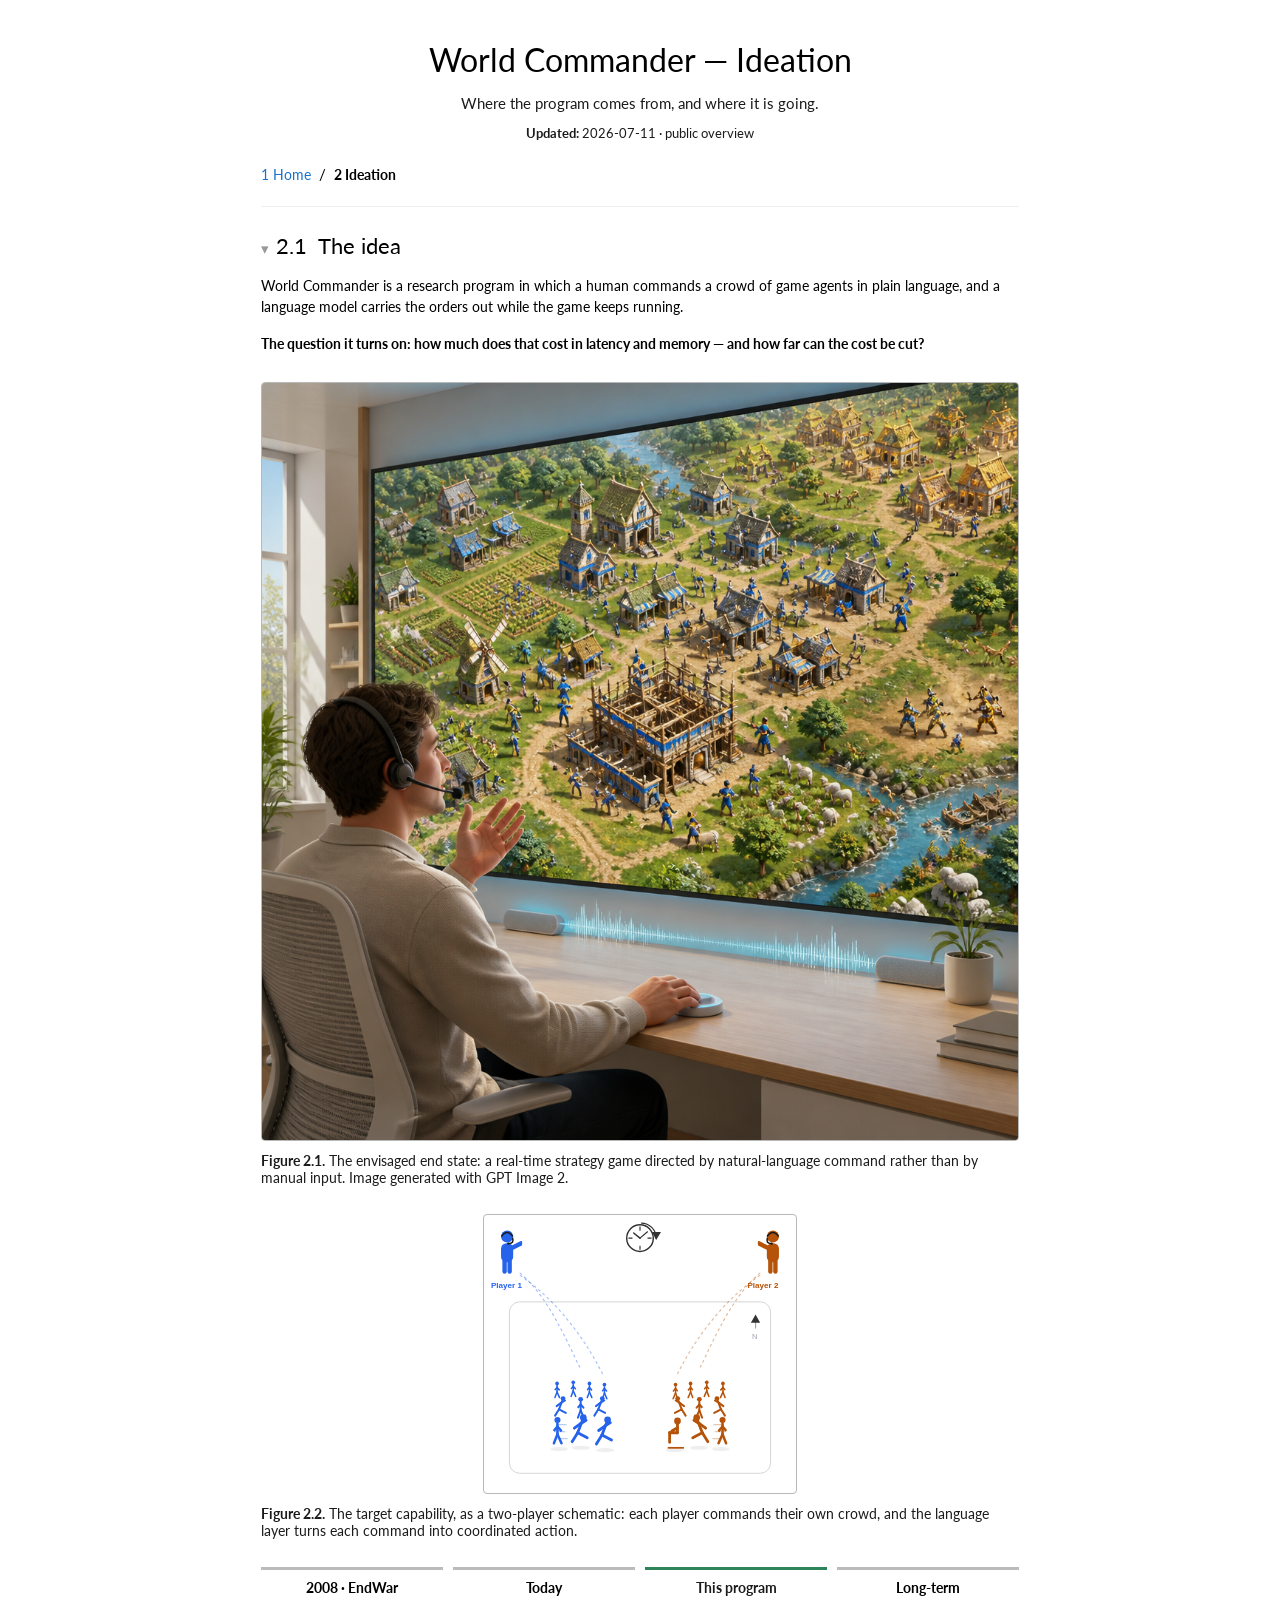
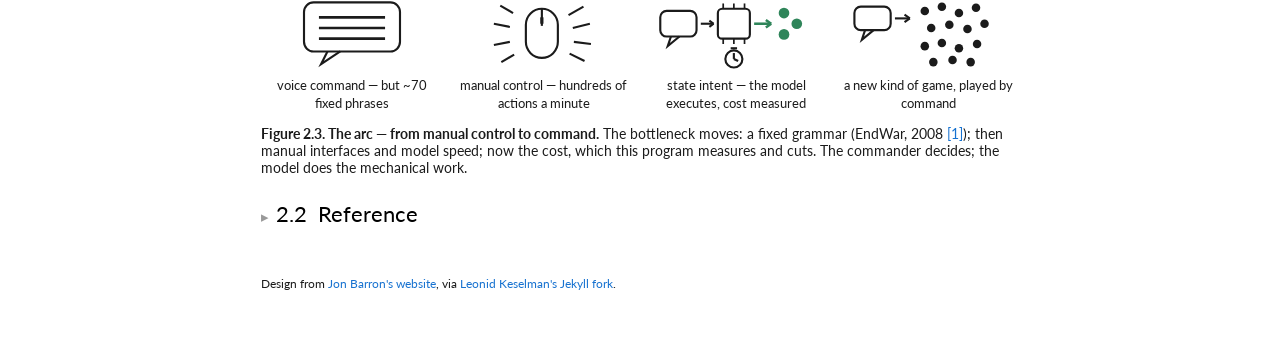
<file: ideation.html>
<!DOCTYPE html>
<html lang="en">
<head>
<meta charset="UTF-8">
<meta name="viewport" content="width=device-width, initial-scale=1">
<meta name="robots" content="noindex, nofollow">
<meta name="googlebot" content="noindex, nofollow">
<title>World Commander — Ideation</title>
<link rel="stylesheet" href="style.css?v=4">
<link href="https://fonts.googleapis.com/css?family=Lato:400,700,400italic,700italic" rel="stylesheet">
<style>
  /* page-specific styles (generic base in style.css) */
:root { --ink:#1b1b1b; --muted:#1b1b1b; --link:#1772d0; --rule:#b8b8b8; }
* { box-sizing: border-box; }
html { -webkit-text-size-adjust: 100%; }
section.abstract { margin: 0 0 26px; padding: 0 9%; }
section.abstract .abs-h { text-align:center; font-weight:bold; font-size:1.15rem; margin:0 0 7px; }
section.abstract p { font-size:0.96rem; margin:0; text-align: justify; hyphens: auto; }
figure { margin: 28px 0; text-align:center; }
figure img { max-width:100%; height:auto; display:inline-block; border:1px solid var(--rule); border-radius:4px; }
figcaption { font-size:0.9rem; color:var(--muted); margin-top:8px; text-align:left; }
figcaption .credit { color: var(--muted); }
p { margin: 0 0 16px; }
.wrap > p { text-align: justify; hyphens: auto; }
a { color: var(--link); }
a.cite { text-decoration:none; }
a.cite:hover { text-decoration:underline; }
section.refs ol { list-style:none; padding-left:0; margin:0; font-size:0.92rem; line-height:1.5; }
section.refs li { margin:0 0 9px; padding-left: 2.6em; text-indent:-2.6em; }
@media (max-width: 540px){ body{font-size:17px;} .wrap{padding:30px 16px 70px;} }
</style>
</head>
<body>
<div class="wrap">

<header class="mast">
  <h1>World Commander &mdash; Ideation</h1>
  <p class="subtitle">Where the program comes from, and where it is going.</p>
  <p class="upd"><b>Updated:</b> 2026-07-11 &middot; public overview</p>
</header>

<p class="topnav">
  <a href="home.html">1&nbsp;Home</a> &nbsp;/&nbsp;
  <a href="ideation.html" class="active">2&nbsp;Ideation</a>
</p>

<details class="fold" open>
<summary><h2 style="display:inline;margin:0;">2.1&ensp;The idea</h2></summary>
<p>World Commander is a research program in which a human commands a crowd of game agents in plain language, and a language model carries the orders out while the game keeps running.</p>
<p><b>The question it turns on: how much does that cost in latency and memory &mdash; and how far can the cost be cut?</b></p>

<figure id="fig-1">
<img src="fig/command-station.png?v=2" alt="A real-time strategy game directed by natural-language command.">
<figcaption><strong>Figure 2.1.</strong> The envisaged end state: a real-time strategy game directed by natural-language command rather than by manual input. <span class="credit">Image generated with GPT Image 2.</span></figcaption>
</figure>

<figure id="fig-2">
<img src="fig/hero.svg" alt="Two players each commanding their own crowd of agents by natural language." style="max-height:280px;">
<figcaption><strong>Figure 2.2.</strong> The target capability, as a two-player schematic: each player commands their own crowd, and the language layer turns each command into coordinated action.</figcaption>
</figure>

<figure style="margin:24px 0;">
<div style="display:flex;gap:10px;flex-wrap:wrap;font-family:'Chalkboard SE','Lato',Verdana,Helvetica,sans-serif;">
<div style="flex:1;min-width:150px;border-top:3px solid #bbb;padding:9px 4px 0;text-align:center;"><b style="font-size:.9rem;">2008 &middot; EndWar</b><svg viewBox="0 0 150 70" style="width:100%;max-width:160px;height:auto;display:block;margin:0 auto 7px;" aria-hidden="true">
<rect x="30" y="6" width="90" height="46" rx="9" fill="none" stroke="#1b1b1b" stroke-width="2"/>
<path d="M52 52 L46 64 L64 52" fill="none" stroke="#1b1b1b" stroke-width="2"/>
<line x1="44" y1="20" x2="106" y2="20" stroke="#1b1b1b" stroke-width="2.5"/>
<line x1="44" y1="30" x2="106" y2="30" stroke="#1b1b1b" stroke-width="2.5"/>
<line x1="44" y1="40" x2="106" y2="40" stroke="#1b1b1b" stroke-width="2.5"/>
</svg><div style="font-size:.82rem;color:#1b1b1b;line-height:1.35;">voice command &mdash; but ~70 fixed phrases</div></div>
<div style="flex:1;min-width:150px;border-top:3px solid #bbb;padding:9px 4px 0;text-align:center;"><b style="font-size:.9rem;">Today</b><svg viewBox="0 0 150 70" style="width:100%;max-width:160px;height:auto;display:block;margin:0 auto 7px;" aria-hidden="true">
<rect x="58" y="12" width="30" height="46" rx="15" fill="none" stroke="#1b1b1b" stroke-width="2"/>
<line x1="73" y1="12" x2="73" y2="28" stroke="#1b1b1b" stroke-width="2"/>
<line x1="73" y1="20" x2="73" y2="26" stroke="#1b1b1b" stroke-width="3"/>
<g stroke="#1b1b1b" stroke-width="2">
<line x1="98" y1="18" x2="112" y2="10"/><line x1="102" y1="30" x2="118" y2="26"/>
<line x1="103" y1="43" x2="119" y2="45"/><line x1="99" y1="54" x2="113" y2="61"/>
<line x1="46" y1="16" x2="34" y2="9"/><line x1="43" y1="29" x2="28" y2="26"/>
<line x1="43" y1="43" x2="28" y2="46"/><line x1="47" y1="55" x2="35" y2="62"/>
</g>
</svg><div style="font-size:.82rem;color:#1b1b1b;line-height:1.35;">manual control &mdash; hundreds of actions a minute</div></div>
<div style="flex:1;min-width:150px;border-top:3px solid #2f855a;padding:9px 4px 0;text-align:center;"><b style="font-size:.9rem;color:#1b1b1b;">This program</b><svg viewBox="0 0 150 70" style="width:100%;max-width:160px;height:auto;display:block;margin:0 auto 7px;" aria-hidden="true">
<rect x="4" y="14" width="34" height="24" rx="6" fill="none" stroke="#1b1b1b" stroke-width="2"/>
<path d="M14 38 L11 47 L22 38" fill="none" stroke="#1b1b1b" stroke-width="2"/>
<line x1="42" y1="26" x2="54" y2="26" stroke="#1b1b1b" stroke-width="2"/>
<path d="M54 26 L50 23 M54 26 L50 29" fill="none" stroke="#1b1b1b" stroke-width="2"/>
<rect x="58" y="12" width="30" height="28" rx="4" fill="none" stroke="#1b1b1b" stroke-width="2"/>
<g stroke="#1b1b1b" stroke-width="1.6">
<line x1="63" y1="12" x2="63" y2="7"/><line x1="73" y1="12" x2="73" y2="7"/><line x1="83" y1="12" x2="83" y2="7"/>
<line x1="63" y1="40" x2="63" y2="45"/><line x1="73" y1="40" x2="73" y2="45"/><line x1="83" y1="40" x2="83" y2="45"/>
</g>
<line x1="92" y1="26" x2="108" y2="26" stroke="#2f855a" stroke-width="2.4"/>
<path d="M108 26 L103 22.5 M108 26 L103 29.5" fill="none" stroke="#2f855a" stroke-width="2.4"/>
<circle cx="120" cy="16" r="5" fill="#2f855a"/><circle cx="132" cy="26" r="5" fill="#2f855a"/><circle cx="120" cy="36" r="5" fill="#2f855a"/>
<circle cx="73" cy="59" r="8" fill="none" stroke="#1b1b1b" stroke-width="2"/>
<line x1="73" y1="59" x2="73" y2="53.5" stroke="#1b1b1b" stroke-width="2"/>
<line x1="73" y1="59" x2="77" y2="61" stroke="#1b1b1b" stroke-width="2"/>
<line x1="70" y1="49" x2="76" y2="49" stroke="#1b1b1b" stroke-width="2"/>
</svg><div style="font-size:.82rem;color:#1b1b1b;line-height:1.35;">state intent &mdash; the model executes, cost measured</div></div>
<div style="flex:1;min-width:150px;border-top:3px solid #bbb;padding:9px 4px 0;text-align:center;"><b style="font-size:.9rem;">Long-term</b><svg viewBox="0 0 150 70" style="width:100%;max-width:160px;height:auto;display:block;margin:0 auto 7px;" aria-hidden="true">
<rect x="6" y="10" width="34" height="22" rx="6" fill="none" stroke="#1b1b1b" stroke-width="2"/>
<path d="M16 32 L13 41 L24 32" fill="none" stroke="#1b1b1b" stroke-width="2"/>
<line x1="44" y1="21" x2="58" y2="21" stroke="#1b1b1b" stroke-width="2"/>
<path d="M58 21 L53 17.5 M58 21 L53 24.5" fill="none" stroke="#1b1b1b" stroke-width="2"/>
<g fill="#1b1b1b">
<circle cx="72" cy="14" r="4"/><circle cx="88" cy="10" r="4"/><circle cx="104" cy="16" r="4"/><circle cx="120" cy="11" r="4"/>
<circle cx="78" cy="30" r="4"/><circle cx="95" cy="27" r="4"/><circle cx="112" cy="31" r="4"/><circle cx="128" cy="26" r="4"/>
<circle cx="72" cy="47" r="4"/><circle cx="88" cy="44" r="4"/><circle cx="104" cy="49" r="4"/><circle cx="121" cy="45" r="4"/>
<circle cx="80" cy="62" r="4"/><circle cx="98" cy="60" r="4"/><circle cx="115" cy="62" r="4"/>
</g>
</svg><div style="font-size:.82rem;color:#1b1b1b;line-height:1.35;">a new kind of game, played by command</div></div>
</div>
<figcaption style="font-size:0.9rem;color:#1b1b1b;text-align:left;margin-top:12px;"><strong>Figure 2.3. The arc &mdash; from manual control to command.</strong> The bottleneck moves: a fixed grammar (EndWar, 2008 <a class="cite" href="#ref-1">[1]</a>); then manual interfaces and model speed; now the cost, which this program measures and cuts. The commander decides; the model does the mechanical work.</figcaption>
</figure>

</details>

<section class="refs">
<details class="fold">
<summary><h2 style="display:inline;margin:0;">2.2&ensp;Reference</h2></summary>
<ol>
<li id="ref-1">[1] Ubisoft. <em>Tom Clancy's EndWar</em>. 2008. <a href="https://en.wikipedia.org/wiki/Tom_Clancy%27s_EndWar">wikipedia.org</a></li>
</ol>
</details>
</section>

<p class="attribution">Design from <a href="https://jonbarron.info" target="_blank" rel="noopener">Jon Barron's website</a>, via <a href="https://github.com/leonidk/leonidk.github.io" target="_blank" rel="noopener">Leonid Keselman's Jekyll fork</a>.</p>

</div>
</body>
</html>
</file>
<file: style.css>
/* World Commander report hub — design adapted from Jon Barron's website
   (https://jonbarron.info), via Leonid Keselman's Jekyll fork, ported to static
   HTML. White background, Lato, blue (#1772d0) links, centered ~800px column. */

html, body { margin:0; padding:0; background:#fff; }

a { color:#1772d0; text-decoration:none; }
a:focus, a:hover { color:#f09228; text-decoration:none; }

body, td, th, tr, p, a, li { font-family:'Lato', Verdana, Helvetica, sans-serif; font-size:14px; }
strong, b { font-family:'Lato', Verdana, Helvetica, sans-serif; }
p { line-height:1.5; }

h1 { font-family:'Lato', Verdana, Helvetica, sans-serif; font-size:32px; font-weight:normal; text-align:center; margin:14px 0; }
h2 { font-family:'Lato', Verdana, Helvetica, sans-serif; font-size:22px; font-weight:normal; margin:2.2rem 0 .9rem; }
h3 { font-family:'Lato', Verdana, Helvetica, sans-serif; font-size:16px; font-weight:700; margin:0; }

/* Chalkboard SE (GEM's hand-drawn figure font, a macOS system font) — FIGURES ONLY (figure SVGs +
   matplotlib plots), not headings/captions. Referenced by name (not bundled — Apple-licensed); off-Mac it falls back to the body font (Yubo, 2026-07-11: no new fonts without permission). */
figure svg, figure svg text { font-family:'Chalkboard SE','Lato',Verdana,Helvetica,sans-serif; }

/* Code / program snippets — monospace (Monaco on macOS, like the CLI; portable fallbacks elsewhere). */
pre, code, kbd, samp { font-family:'Monaco', 'Menlo', 'Cascadia Code', 'Consolas', monospace; }

/* centered single column */
.wrap { max-width:800px; margin:0 auto; padding:1.6rem 1.3rem 3rem; }

/* header / masthead */
.mast { text-align:center; padding-bottom:.3rem; }
.mast .subtitle { font-size:15px; color:#1b1b1b; margin:6px auto 0; max-width:34em; line-height:1.45; }
.mast .upd { color:#1b1b1b; font-size:12.5px; margin:11px 0 0; }

/* top navigation */
.topnav { text-align:center; font-size:15px; margin:.7em 0 1.7em; border-bottom:1px solid #eee; padding-bottom:1.1em; line-height:2; }
.topnav a.active { color:#000; font-weight:700; }

/* foldable members */
details.fold { margin:1.4rem 0; }
details.fold > summary { list-style:none; cursor:pointer; font-size:22px; user-select:none; }
details.fold > summary::-webkit-details-marker { display:none; }
details.fold > summary::before { content:"\25B8"; color:#999; margin-right:.45rem; font-size:.7em; }
details.fold[open] > summary::before { content:"\25BE"; }
details.fold[open] > summary { margin-bottom:1rem; }
.members { display:flex; flex-direction:column; gap:0; border:1px solid #e6e6e6; border-radius:10px; overflow:hidden; }
.member { display:flex; align-items:stretch; gap:1.15rem; padding:.95rem 1.1rem; }
.member + .member { border-top:1px solid #e6e6e6; }
.member .avatar { position:relative; flex:0 0 88px; width:88px; align-self:stretch; min-height:88px; border-radius:8px; background:#eee; border:1px solid #ddd; overflow:hidden; display:flex; align-items:center; justify-content:center; color:#999; font-weight:700; font-size:22px; letter-spacing:.5px; }
.member .avatar img { position:absolute; inset:0; width:100%; height:100%; object-fit:cover; object-position:center top; }
.member .minfo { align-self:center; }
.member .minfo { flex:1 1 auto; min-width:0; }
.member .nm { font-weight:700; font-size:16px; margin-bottom:.25rem; }
.member .line { font-size:13px; line-height:1.5; margin-top:.2rem; }
.member .line b { color:#1b1b1b; }
.member .tbd { color:#1b1b1b; font-style:italic; }

/* report content */
.para { font-size:15px; margin:0 0 .55rem; }
.focus { font-size:15px; margin:0 0 .55rem; } .focus b { font-weight:700; }
.legend { color:#1b1b1b; font-size:12.5px; line-height:1.5; margin:.3rem 0 0; }
.stages { font-size:14px; line-height:1.55; margin:.7rem 0 .2rem; padding-left:1.15em; }
.stages li { margin:.4em 0; }
table.repro { border-collapse:collapse; width:100%; margin:.7rem 0; font-size:13px; }
table.repro th, table.repro td { border:1px solid #e2e8f0; padding:6px 9px; text-align:left; vertical-align:top; line-height:1.45; }
table.repro th { background:#f7f8fa; font-weight:700; }

/* paradigm flowchart */
.pipe { display:flex; align-items:center; flex-wrap:wrap; gap:9px; margin:1.1rem 0 .5rem; }
.box { border-radius:8px; padding:10px 13px; font-size:13px; text-align:center; border:2px solid; }
.shared { background:#ece2d3; border-color:#9c8569; }   /* trunk  */
.edge { background:#edf0dd; border-color:#94a35a; }     /* branch */
.arr { color:#bbb; font-size:1.3rem; }
.execs { display:flex; flex-direction:column; gap:7px; }
.erow { display:flex; align-items:center; gap:7px; flex-wrap:wrap; }
.grow { background:#eafaea; border-color:#2f8132; color:#1b5e20; }
.parked { background:#f4f4f4; border-color:#bbb; color:#1b1b1b; }

/* project / publication rows (for the report pages that list items) */
.proj-row { display:flex; gap:1rem; align-items:flex-start; margin:1.1rem 0; }
.proj-img img { max-width:160px; height:auto; border-radius:6px; }

/* footer attribution */
.attribution { text-align:center; font-size:12px; color:#1b1b1b; margin-top:3rem; }
.attribution a { font-size:12px; }

/* responsive */
@media screen and (max-width:720px) {
  body, td, th, tr, p, a { font-size:15px; }
  h1 { font-size:28px; } h2 { font-size:20px; }
  .topnav { font-size:14px; }
  .proj-row { flex-direction:column; }
  .proj-img img { max-width:240px; }
}
@media screen and (max-width:480px) {
  h1 { font-size:24px; } h2 { font-size:18px; } h3 { font-size:15px; }
}

/* Foldable sections (public overview): the summary carries the section's real h2, so heading
   styles (incl. responsive sizes) apply; folds start open — nothing hidden on first load. */
details.fold > summary h2 { display:inline; margin:0; }
</file>
